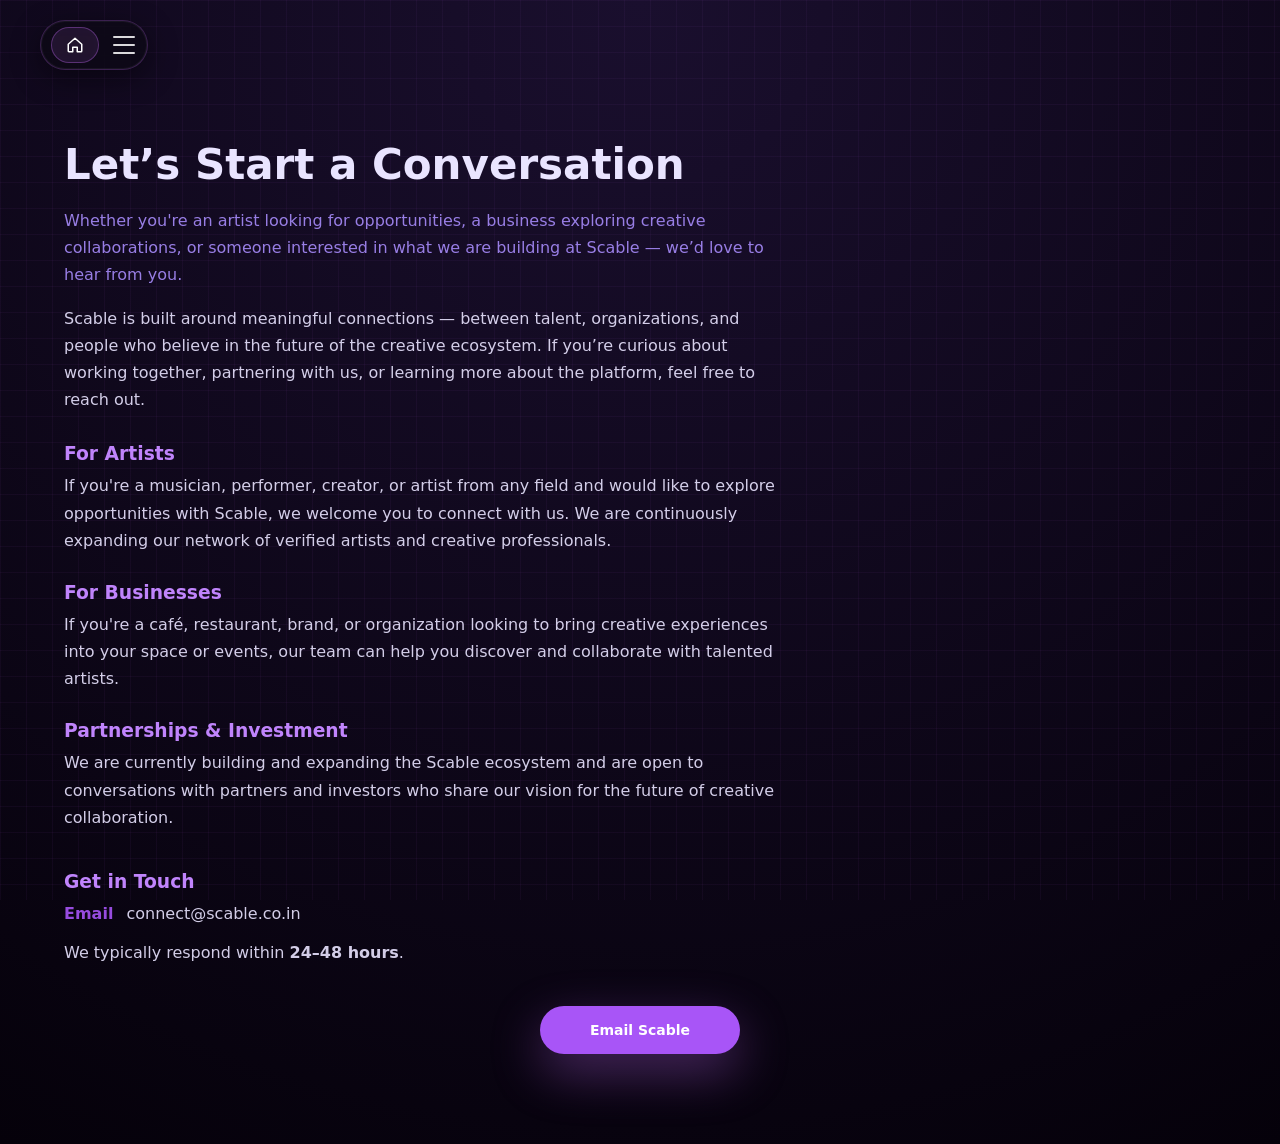
<file: contact.html>
<!DOCTYPE html>
<html lang="en">
<head>
  <meta charset="UTF-8" />
  <meta name="viewport" content="width=device-width, initial-scale=1.0" />
  <title>Contact Scable</title>
  <link rel="stylesheet" href="style.css" />
</head>

<body class="inner-page">
<header class="inner-header">
  <!-- LEFT: Home -->
 <a href="index.html" class="nav-home-btn" aria-label="Home">
  <svg
    width="18"
    height="18"
    viewBox="0 0 24 24"
    fill="none"
    xmlns="http://www.w3.org/2000/svg"
  >
    <path
      d="M3 11L12 3L21 11V20C21 20.55 20.55 21 20 21H15V15H9V21H4C3.45 21 3 20.55 3 20V11Z"
      stroke="currentColor"
      stroke-width="2"
      stroke-linecap="round"
      stroke-linejoin="round"
    />
  </svg>
</a>

  <!-- RIGHT: Menu (reuses main menu) -->
  <button class="menu-toggle" aria-label="Open Menu">
    <span></span>
    <span></span>
    <span></span>
  </button>
</header>

  <section class="page section-tight">
    <div class="container">
    <h1 class="hero-title">Let’s Start a Conversation</h1>

    <p class="highlight intro">
      Whether you're an artist looking for opportunities, a business exploring creative collaborations, or someone interested in what we are building at Scable — we’d love to hear from you.
    </p>

    <p class="subtext">
      Scable is built around meaningful connections — between talent, organizations, and people who believe in the future of the creative ecosystem. If you’re curious about working together, partnering with us, or learning more about the platform, feel free to reach out.
    </p>

    <div class="section-block">
      <h3>For Artists</h3>
      <p>
        If you're a musician, performer, creator, or artist from any field and would like to explore opportunities with Scable, we welcome you to connect with us.  
        We are continuously expanding our network of verified artists and creative professionals.
      </p>
    </div>

    <div class="section-block">
      <h3>For Businesses</h3>
      <p>
        If you're a café, restaurant, brand, or organization looking to bring creative experiences into your space or events, our team can help you discover and collaborate with talented artists.
      </p>
    </div>

    <div class="section-block">
      <h3>Partnerships & Investment</h3>
      <p>
        We are currently building and expanding the Scable ecosystem and are open to conversations with partners and investors who share our vision for the future of creative collaboration.
      </p>
    </div>

    <div class="contact-footer">
      <h3>Get in Touch</h3>

      <p class="contact-line">
        <span>Email</span> connect@scable.co.in
      </p>

      <p class="response-time">
        We typically respond within <strong>24–48 hours</strong>.
      </p>

      <div class="page-cta">
        <a
          href="mailto:connect@scable.co.in?subject=Inquiry%20from%20Scable%20Website"
          class="btn-primary"
        >
          Email Scable
        </a>
      </div>

    </div>
  </section>


<!-- MAIN MENU PANEL (REQUIRED) -->
<div class="menu-panel">

  <div class="menu-group">
    <span href="about.html" class="menu-title">Company</span>
    <a href="about.html">About Us</a>
    <a href="scaling.html">Scaling Opportunities</a>
  </div>

  <div class="menu-group">
    <span href="partner-cafe.html" class="menu-title">Partnerships</span>
    <a href="partner-cafe.html">Become a Partner Café</a>
    <a href="partner-corporate.html">Corporate Partnerships</a>
  </div>

  <div class="menu-group">
    <span href="invest.html" class="menu-title">Invest</span>
    <a href="invest.html">Investment Opportunity</a>
  </div>

  <div class="menu-group">
    <span href="contact.html" class="menu-title">Contact</span>
    <a href="contact.html">Contact Us</a>
  </div>

</div>
<script src="script.js"></script>
</body>
</html>
</file>
<file: style.css>
/* ================= RESET ================= */
* {
  margin: 0;
  padding: 0;
  box-sizing: border-box;
}

/* ================= VARIABLES ================= */
:root {
  --bg-main: #0b0615;
  --bg-soft: rgba(255, 255, 255, 0.03);

  --text-main: #ffffff;
  --text-muted: rgba(255, 255, 255, 0.65);

  --brand-violet: #a855f7;
  --brand-glow: rgba(168, 85, 247, 0.25);

  --border-soft: rgba(168, 85, 247, 0.2);
  --glow-soft: rgba(168, 85, 247, 0.15);
}

/* ================= BASE ================= */
body {
  background: var(--bg-main);
  color: var(--text-main);
  font-family: Inter, system-ui, sans-serif;
}

.container {
  width: 90%;
  max-width: 1200px;
  margin: auto;
}

a {
  text-decoration: none;
  color: inherit;
}

/* ================= NAVBAR FIX ================= */

/* ================= NAVBAR (GLASS + DEPTH) ================= */

.navbar {
  height: 80px;
  position: sticky;
  top: 0;
  z-index: 1000;

  padding: 22px 0;

  background: rgba(10, 10, 15, 0.7);
  backdrop-filter: blur(14px);
  -webkit-backdrop-filter: blur(14px);

  border-bottom: 1px solid rgba(192, 106, 243, 0.25);

  box-shadow:
    inset 0 -1px 0 rgba(255,255,255,0.06),
    0 8px 30px rgba(0,0,0,0.45);
}

.nav-flex {
  display: flex;
  justify-content: space-between;
  align-items: center;
}

/* LEFT */
/* 🔥 PREMIUM LOGO */
.logo {
  font-size: clamp(26px, 2.5vw, 34px);
  font-weight: 700;
  letter-spacing: 0.5px;

  color: #C06AF3;

  /* subtle glow */
  text-shadow: 0 0 12px rgba(192, 106, 243, 0.35);

  /* smoother rendering */
  -webkit-font-smoothing: antialiased;
}

/* RIGHT GROUP */
.nav-right {
  display: flex;
  align-items: center;
  gap: 22px;
}

/* TEXT LINK */
.nav-link {
  font-size: 15px;
  color: #ffffff;
  opacity: 0.9;
}

/* BUTTON ALIGNMENT FIX */
.nav-right a {
  display: inline-flex;
  align-items: center;
  justify-content: center;
  height: 44px; /* force equal height */
}
@media (max-width: 900px) {
  .nav-right {
    gap: 12px;
  }

  .nav-link {
    display: none; /* optional */
  }
}
/* ================= NAV LINK INDICATOR ================= */

.nav-link {
  position: relative;
  padding-bottom: 6px;
}

/* Line */
.nav-link::after {
  content: "";
  position: absolute;
  left: 0;
  bottom: 0;
  width: 0;
  height: 2px;
  background: var(--brand-violet);
  transition: width 0.25s ease;
}

/* Hover */
.nav-link:hover::after {
  width: 100%;
}

/* Active page */
.nav-link.active::after {
  width: 100%;
}


/* ================= BUTTONS ================= */
.btn-primary {
  background: var(--brand-violet);
  color: #fff;
  padding: 12px 26px;
  border-radius: 999px;
  font-size: 14px;
}

.btn-outline {
  border: 1px solid var(--brand-violet);
  color: var(--brand-violet);
  padding: 12px 26px;
  border-radius: 999px;
  font-size: 14px;
}

/* ================= HERO ================= */
.hero {
  padding: 160px 0;
  background:
    radial-gradient(
      circle at 30% 20%,
      rgba(192, 106, 243, 0.25),
      transparent 55%
    ),
    var(--bg-main);
}

.hero-grid {
  display: grid;
  grid-template-columns: 1.1fr 0.9fr;
  gap: 80px;
  align-items: center;
}

.hero-text h1 {
  font-size: 64px;
  line-height: 1.1;
  margin-bottom: 24px;
  color: var(--white);
}

.hero-text h1 span {
  color: var(--brand-violet);
}

.hero-text p {
  font-size: 18px;
  color: var(--text-muted);
  max-width: 520px;
  margin-bottom: 36px;
}

.hero-actions {
  display: flex;
  gap: 18px;
}

/* HERO VISUAL */
.hero-visual {
  display: flex;
  justify-content: center;
  align-items: center;
}

.hero-card {
  width: 360px;
  height: 460px;
  border-radius: 36px;
  background:
    linear-gradient(
      145deg,
      rgba(192, 106, 243, 0.95),
      rgba(160, 90, 220, 0.95)
    );
  box-shadow:
    0 40px 120px rgba(192, 106, 243, 0.45),
    inset 0 0 40px rgba(255,255,255,0.08);
}

/* ================= RESPONSIVE ================= */
@media (max-width: 900px) {
  .hero-grid {
    grid-template-columns: 1fr;
  }

  .hero-text h1 {
    font-size: 44px;
  }
}
/* ================= ANIMATIONS ================= */

/* Initial hidden state */
.animate-up,
.animate-fade,
.animate-scale {
  opacity: 0;
  transform: translateY(32px);
  transition:
    opacity 0.9s ease,
    transform 0.9s ease;
  will-change: opacity, transform;
}

/* Variations */
.animate-fade {
  transform: none;
}

.animate-scale {
  transform: scale(0.94);
}

/* Active (triggered by JS) */
.animate-in {
  opacity: 1;
  transform: translateY(0) scale(1);
}
/* ================= INVESTOR UNIQUE ANIMATIONS ================= */

/* Zoom + slight rotate */
.animate-zoom {
  opacity: 0;
  transform: scale(0.9) rotate(-2deg);
  transition: transform 0.9s ease, opacity 0.9s ease;
}

.animate-zoom.animate-in {
  opacity: 1;
  transform: scale(1) rotate(0deg);
}
/* ================= WHY SCABLE EXISTS ================= */

.vision {
  padding: 160px 0;
  background:
    radial-gradient(
      circle at 25% 20%,
      rgba(192, 106, 243, 0.18),
      transparent 55%
    ),
    var(--bg-main);
}

.vision-grid {
  max-width: 900px;
  margin: auto;
}

.vision-text h2 {
  font-size: 44px;
  line-height: 1.15;
  margin-bottom: 28px;
  color: var(--white);
}

.vision-text h2 span {
  color: var(--brand-violet);
}

.vision-text p {
  font-size: 18px;
  color: var(--text-muted);
  max-width: 720px;
  margin-bottom: 18px;
  line-height: 1.7;
}
/* ================= WHAT YOU CAN BOOK ================= */

.categories {
  padding: 160px 0;
  background:
    radial-gradient(
      circle at 30% 20%,
      rgba(192, 106, 243, 0.18),
      transparent 55%
    ),
    #0a0a0f;
}

.categories-text h2 {
  font-size: 44px;
  line-height: 1.15;
  margin-bottom: 48px;
  color: #ffffff;
}

.categories-text h2 span {
  color: var(--brand-violet);
}

/* GRID */
.category-grid {
  display: grid;
  grid-template-columns: repeat(auto-fit, minmax(220px, 1fr));
  gap: 24px;
}

/* CARDS */
.category-card {
  background: var(--brand-violet);
  color: #ffffff;
  padding: 28px;
  border-radius: 22px;
  text-align: center;
  font-size: 16px;
  font-weight: 600;
}
/* ================= GLOBAL CLICKABLE ZOOM-IN EFFECT ================= */

.clickable,
a,
button,
.btn-primary,
.btn-outline {
  display: inline-flex;
  align-items: center;
  justify-content: center;
  cursor: pointer;

  transform: scale(1);
  transition: transform 0.22s ease;
  will-change: transform;
}

/* ZOOM IN on hover */
.clickable:hover,
a:hover,
button:hover,
.btn-primary:hover,
.btn-outline:hover{

  transform: translateY(-2px) scale(1.05);

  box-shadow:
    0 12px 30px rgba(192,106,243,0.45);
}


/* Navbar links slightly softer */
.nav-links a:hover {
  transform: scale(1.06);
}
/* ================= WHAT YOU CAN BOOK ================= */

.categories {
  padding: 160px 0;
  background:
    radial-gradient(
      circle at 25% 20%,
      rgba(192, 106, 243, 0.18),
      transparent 55%
    ),
    #0a0a0f;
}

.categories-heading h2 {
  font-size: 44px;
  margin-bottom: 64px;
  color: #ffffff;
}

.categories-heading h2 span {
  color: var(--brand-violet);
}

/* GRID */
.categories-grid {
  display: grid;
  grid-template-columns: repeat(auto-fit, minmax(220px, 1fr));
  gap: 28px;
}

/* BOX */
.category-box {
  background: rgba(192, 106, 243, 0.18);
  border: 1px solid rgba(192, 106, 243, 0.35);
  border-radius: 26px;
  padding: 26px 28px;

  display: flex;
  align-items: center;
  gap: 14px;

  transition: background 0.25s ease;
}

.category-box:hover {
  background: rgba(192, 106, 243, 0.28);
}

/* DOT / ICON */
.category-dot {
  width: 10px;
  height: 10px;
  border-radius: 50%;
  background: var(--brand-violet);
  flex-shrink: 0;
}

/* TEXT */
.category-box p {
  font-size: 16px;
  font-weight: 500;
  color: #ffffff;
}
/* ================= TRUST ================= */

.trust {
  padding: 160px 0;
  background:
    radial-gradient(
      circle at 30% 20%,
      rgba(192, 106, 243, 0.16),
      transparent 55%
    ),
    #0a0a0f;
}

.trust-grid {
  display: grid;
  grid-template-columns: 1.1fr 1fr;
  gap: 80px;
  align-items: center;
}

/* LEFT */
.trust-text h2 {
  font-size: 44px;
  margin-bottom: 24px;
  color: #ffffff;
}

.trust-text h2 span {
  color: var(--brand-violet);
}

.trust-text p {
  font-size: 18px;
  color: var(--text-muted);
  max-width: 520px;
  line-height: 1.7;
}

/* RIGHT */
.trust-cards {
  display: grid;
  grid-template-columns: repeat(2, 1fr);
  gap: 26px;
}

.trust-card {
  background: rgba(192, 106, 243, 0.14);
  border: 1px solid rgba(192, 106, 243, 0.35);
  padding: 28px;
  border-radius: 24px;

  display: flex;
  gap: 14px;
  align-items: flex-start;
}

/* DOT */
.trust-dot {
  width: 10px;
  height: 10px;
  border-radius: 50%;
  background: var(--brand-violet);
  margin-top: 6px;
}

/* TEXT */
.trust-card h4 {
  color: #ffffff;
  font-size: 16px;
  margin-bottom: 6px;
}

.trust-card p {
  color: #f1eaff;
  font-size: 14px;
  line-height: 1.6;
}

/* RESPONSIVE */
@media (max-width: 900px) {
  .trust-grid {
    grid-template-columns: 1fr;
  }

  .trust-cards {
    grid-template-columns: 1fr;
  }
}
/* ================= INVESTOR (FIXED) ================= */

.investor {
  background: #07070b; /* keep darker background */
  position: relative;
  overflow: hidden;
}

/* layout stays same */
.investor-wrap {
  max-width: 1100px;
  margin: auto;

  display: grid;
  grid-template-columns: 1.2fr 0.8fr;
  gap: 80px;
  align-items: center;

  text-align: left;
}

/* text */
.investor-text h2 {
  font-size: 46px;
  margin-bottom: 26px;
  color: #ffffff;
}

.investor-text h2 span {
  color: var(--brand-violet);
}

.investor-text p {
  font-size: 18px;
  color: var(--text-muted);
  max-width: 620px;
  line-height: 1.7;
}

/* card — IMPORTANT FIX */
.investor-card {
  margin-top: 60px;
  padding: 56px;
  border-radius: 32px;
  background: rgba(192, 106, 243, 0.12);
  border: 1px solid rgba(192, 106, 243, 0.35);
  color: #ffffff;
  font-size: 22px;
  line-height: 1.5;

  /* 👇 fallback visibility */
  opacity: 1;
  transform: none;
}

/* mobile */
@media (max-width: 900px) {
  .investor-wrap {
    grid-template-columns: 1fr;
    text-align: center;
  }

  .investor-card {
    margin-top: 40px;
  }
}
.investor::before {
  content: "";
  position: absolute;
  inset: 0;
  background:
    radial-gradient(
      circle at 70% 40%,
      rgba(192, 106, 243, 0.18),
      transparent 60%
    );
  pointer-events: none;
}
/* ===== INVESTOR — PREMIUM AESTHETIC LAYER ===== */

.investor {
  position: relative;
  overflow: hidden;
}

/* ambient glow */
.investor::before {
  content: "";
  position: absolute;
  inset: 0;
  background:
    radial-gradient(
      circle at 75% 40%,
      rgba(192, 106, 243, 0.18),
      transparent 60%
    );
  pointer-events: none;
}

/* premium card */
.investor-card {
  position: relative;
  background:
    linear-gradient(
      180deg,
      rgba(192, 106, 243, 0.16),
      rgba(192, 106, 243, 0.08)
    );
  backdrop-filter: blur(8px);
  box-shadow:
    0 30px 80px rgba(192, 106, 243, 0.28),
    inset 0 0 0 1px rgba(255,255,255,0.06);
  transition:
    transform 0.5s ease,
    box-shadow 0.5s ease;
}

/* micro-lift on hover */
.investor-card:hover {
  transform: translateY(-8px);
  box-shadow:
    0 40px 120px rgba(192, 106, 243, 0.38),
    inset 0 0 0 1px rgba(255,255,255,0.08);
}

/* decorative quote mark */
.investor-card::before {
  content: "“";
  position: absolute;
  top: -34px;
  left: 32px;
  font-size: 88px;
  line-height: 1;
  color: rgba(192, 106, 243, 0.35);
  font-weight: 600;
}
/* ================= CONTACT ================= */

.contact {
  position: relative;
  background:
    radial-gradient(
      circle at 50% 0%,
      rgba(192, 106, 243, 0.16),
      transparent 60%
    ),
    #050508;
  overflow: hidden;
}

.contact-wrap {
  max-width: 900px;
  margin: auto;
  text-align: center;
}

/* TEXT */
.contact-text h2 {
  font-size: 44px;
  margin-bottom: 22px;
  color: #ffffff;
}

.contact-text h2 span {
  color: var(--brand-violet);
}

.contact-text p {
  font-size: 18px;
  color: var(--text-muted);
  max-width: 640px;
  margin: 0 auto 48px;
  line-height: 1.7;
}

/* FORM */
.contact-form {
  display: grid;
  gap: 18px;
  max-width: 520px;
  margin: 0 auto;
}

.contact-form input,
.contact-form textarea {
  background: rgba(255,255,255,0.04);
  border: 1px solid rgba(192,106,243,0.35);
  border-radius: 18px;
  padding: 16px 18px;
  color: #ffffff;
  font-size: 15px;
  font-family: inherit;
}

.contact-form textarea {
  min-height: 120px;
  resize: none;
}

.contact-form input::placeholder,
.contact-form textarea::placeholder {
  color: #bdb5d6;
}

.contact-form button {
  margin-top: 12px;
  align-self: center;
}

/* FOOTER */
.footer {
  margin-top: 120px;
  padding-top: 36px;
  border-top: 1px solid rgba(255,255,255,0.08);
  font-size: 14px;
  color: #bdb5d6;
}

/* ================= SECTION SPACING SYSTEM ================= */

/* Default */
section {
  padding: 140px 0;
}

/* Tighter sections */
.section-tight {
  padding: 90px 0;
}

/* Spacious sections */
.section-loose {
  padding: 60px 0;
}

/* Extra emphasis sections */
.section-emphasis {
  padding: 80px 0;
}
/* ================= MASTER GLOBAL GRID ================= */

/* Grid tuning */
:root {
  --grid-color: rgba(192, 106, 243, 0.09); /* dark, subtle violet */
  --grid-size: 28px; /* small squares */
}

/* Sections that should have grid */
.navbar,
.hero,
.vision,
.categories,
.trust,
.investor,
.contact {
  position: relative;
  overflow: hidden;
}

/* Grid layer */
.navbar::after,
.hero::after,
.vision::after,
.categories::after,
.trust::after,
.investor::after,
.contact::after {
  content: "";
  position: absolute;
  inset: 0;
  pointer-events: none;

  background-image:
    linear-gradient(
      var(--grid-color) 1px,
      transparent 1px
    ),
    linear-gradient(
      90deg,
      var(--grid-color) 1px,
      transparent 1px
    );

  background-size: var(--grid-size) var(--grid-size);
  opacity: 1;
  mix-blend-mode: screen;
  --grid-size: 42px;
  
}

/* ================= CONTACT SPLIT LAYOUT ================= */

.contact-wrap {
  display: grid;
  grid-template-columns: 1.1fr 0.9fr;
  gap: 80px;
  align-items: center;
}

/* LEFT */
.contact-left h2 {
  font-size: 44px;
  margin-bottom: 24px;
  color: #ffffff;
}

.contact-left h2 span {
  color: var(--brand-violet);
}

.contact-left p {
  font-size: 18px;
  color: var(--text-muted);
  max-width: 520px;
  line-height: 1.7;
}

/* RIGHT BOX */
.contact-right {
  background: rgba(192, 106, 243, 0.14);
  border: 1px solid rgba(192, 106, 243, 0.35);
  border-radius: 32px;
  padding: 48px;

  display: flex;
  flex-direction: column;
  gap: 28px;

  box-shadow:
    0 30px 80px rgba(192, 106, 243, 0.25),
    inset 0 0 0 1px rgba(255,255,255,0.06);
}

/* INFO */
.contact-info p {
  font-size: 15px;
  color: #ffffff;
  line-height: 1.6;
}

/* ================= FOLLOW US ALIGNMENT FIX ================= */

.follow {
  display: flex;
  flex-direction: column;
  gap: 12px;
}

.follow-title {
  font-size: 12px;
  letter-spacing: 1.5px;
  text-transform: uppercase;
  color: #cdbdf3;
  text-align: center;
}

/* Social links row */
.follow-links {
  display: flex;
  align-items: center;
  gap: 32px; /* equal spacing */
}

/* Individual links */
.follow-links a {
  font-size: 15px;
  color: #ffffff;
  white-space: nowrap;
  position: relative;
}

/* Underline hover (clean) */
.follow-links a::after {
  content: "";
  position: absolute;
  left: 0;
  bottom: -4px;
  width: 0;
  height: 1px;
  background: var(--brand-violet);
  transition: width 0.25s ease;
}

.follow-links a:hover::after {
  width: 100%;
}
@media (max-width: 900px) {
  .follow-title {
    text-align: center;
  }

  .follow-links {
    justify-content: center;
  }
}
/* ================= FOLLOW ICONS CENTERED ================= */

.follow {
  display: flex;
  flex-direction: column;
  gap: 14px;
}

/* DO NOT change Follow Us alignment */
.follow-title {
  font-size: 12px;
  letter-spacing: 1.5px;
  text-transform: uppercase;
  color: #cdbdf3;
}

/* ICON ROW */
.follow-icons {
  display: flex;
  justify-content: center; /* center under Follow Us */
  gap: 28px;
}

/* ICON LINKS */
.follow-icons a {
  width: 36px;
  height: 36px;
  display: flex;
  align-items: center;
  justify-content: center;

  border-radius: 50%;
  background: rgba(192, 106, 243, 0.18);
  border: 1px solid rgba(192, 106, 243, 0.35);

  transition: transform 0.2s ease, background 0.2s ease;
}

/* ICON IMAGE */
.follow-icons img {
  width: 16px;
  height: 16px;
}

/* HOVER */
.follow-icons a:hover {
  transform: scale(1.12);
  background: rgba(192, 106, 243, 0.32);
}
/* ================= GLOBAL MOBILE BASE ================= */

@media (max-width: 900px) {
  section {
    padding: 90px 0;
  }

  .container {
    width: 92%;
  }

  h1 {
    font-size: 42px;
    line-height: 1.15;
  }

  h2 {
    font-size: 34px;
  }

  p {
    font-size: 16px;
  }
}
@media (max-width: 900px) {
  .hero-grid {
    grid-template-columns: 1fr;
    gap: 48px;
    text-align: center;
  }

  .hero-actions {
    justify-content: center;
    flex-wrap: wrap;
  }

  .hero-card {
    width: 280px;
    height: 360px;
  }
}
@media (max-width: 900px) {
  .categories-grid {
    grid-template-columns: 1fr;
    gap: 18px;
  }
}
@media (max-width: 900px) {
  .trust-grid {
    grid-template-columns: 1fr;
    gap: 48px;
    text-align: center;
  }

  .trust-cards {
    grid-template-columns: 1fr;
  }
}
@media (max-width: 900px) {
  .investor-wrap {
    grid-template-columns: 1fr;
    gap: 48px;
    text-align: center;
  }

  .investor-card {
    margin-top: 0;
    padding: 36px;
    font-size: 18px;
  }
}
@media (max-width: 900px) {
  .contact-wrap {
    grid-template-columns: 1fr;
    gap: 48px;
    text-align: center;
  }

  .contact-right {
    align-items: center;
  }

  .contact-info {
    align-items: center;
  }
}
@media (max-width: 900px) {
  .nav-links {
    gap: 14px;
  }

  .btn-primary,
  .btn-outline {
    padding: 10px 20px;
  }
}
/* ================= SECONDARY MENU ================= */

.menu-toggle {
  background: none;
  border: none;
  display: flex;
  flex-direction: column;
  gap: 5px;
  cursor: pointer;
}

.menu-toggle span {
  width: 20px;
  height: 2px;
  background: #ffffff;
  opacity: 0.85;
}

/* PANEL */
.menu-panel {
  position: fixed;
  top: 90px;
  right: 6%;
  width: 320px;

  height: calc(100vh - 110px);   /* 🔥 KEY LINE */
  overflow-y: auto;              /* enables scroll */
  overflow-x: hidden;

  background: rgba(10,10,15,0.9);
  backdrop-filter: blur(12px);
  border: 1px solid rgba(192,106,243,0.35);
  border-radius: 20px;
  padding: 22px;

  display: none;
  z-index: 1000;
}
/* ===== MENU BACKGROUND OVERLAY ===== */

.menu-overlay{
  position: fixed;
  inset: 0;

  background: rgba(0,0,0,0.45);
  backdrop-filter: blur(4px);

  opacity: 0;
  pointer-events: none;

  transition: opacity 0.3s ease;

  z-index: 99998;
}

.menu-overlay.active{
  opacity: 1;
  pointer-events: auto;
}

.menu-panel.active {
  display: block;
}

/* GROUPS */
.menu-group {
  margin-bottom: 18px;
}

.menu-title {
  font-size: 11px;
  text-transform: uppercase;
  letter-spacing: 1.2px;
  color: #cdbdf3;
  margin-bottom: 8px;
}

.menu-group a {
  display: block;
  padding: 6px 0;
  font-size: 15px;
  color: #ffffff;
  opacity: 0.9;
}

.menu-group a:hover {
  color: var(--brand-violet);
}
/* ================= JOIN AS ARTIST PAGE ================= */

.apply-hero {
  padding: 180px 0 140px;
  text-align: center;
}

.apply-hero h1 {
  font-size: 56px;
  margin-bottom: 20px;
}

.apply-hero h1 span {
  color: var(--brand-violet);
}

.apply-hero p {
  max-width: 560px;
  margin: 0 auto 40px;
  color: var(--text-muted);
}

/* BENEFITS */
.join-benefits {
  padding: 140px 0;
}

.benefit-grid {
  display: grid;
  grid-template-columns: repeat(auto-fit, minmax(260px, 1fr));
  gap: 28px;
  margin-top: 60px;
}

.benefit-card {
  background: rgba(192,106,243,0.12);
  border: 1px solid rgba(192,106,243,0.3);
  border-radius: 22px;
  padding: 28px;
}

/* STEPS */
.join-steps {
  padding: 80px 0 120px;
}
.steps-grid {
  display: grid;
  grid-template-columns: repeat(auto-fit, minmax(220px,1fr));
  gap: 32px;
  margin-top: 60px;
}

.step span {
  font-size: 32px;
  font-weight: 700;
  color: var(--brand-violet);
}
/* ================= GLOBAL MOBILE LAYOUT ================= */

@media (max-width: 900px) {

  /* Containers */
  .container {
    width: 92%;
  }

  /* Headings */
  h1 {
    font-size: 40px !important;
    line-height: 1.15;
  }

  h2 {
    font-size: 40px !important;
    line-height: 1.2;
  }

  p {
    font-size: 36px;
  }

  /* Buttons */
  .btn-primary,
  .btn-outline {
    padding: 12px 22px;
    font-size: 14px;
  }

}
@media (max-width: 900px) {

  .nav-flex {
    justify-content: space-between;
  }

  .nav-links {
    gap: 12px;
  }

  .logo {
    font-size: 26px;
  }

}
@media (max-width: 900px) {

  .apply-hero {
    padding: 140px 0 100px;
  }

  .apply-hero p {
    max-width: 100%;
  }

  .benefit-grid,
  .steps-grid {
    grid-template-columns: 1fr;
    gap: 20px;
  }

}
/* ================= JOIN BENEFITS ================= */

.section-title {
  text-align: center;
  font-size: 42px;
  line-height: 1.2;
  margin-bottom: 56px;
}

.section-title span {
  color: var(--brand-violet);
}
.benefit-grid {
  max-width: 1000px;
  margin: 0 auto;
  display: grid;
  grid-template-columns: repeat(3, 1fr);
  gap: 28px;
}
.benefit-card {
  background: rgba(192, 106, 243, 0.14);
  border: 1px solid rgba(192, 106, 243, 0.35);
  border-radius: 22px;
  padding: 32px;
}

/* Card heading */
.benefit-card h3 {
  font-size: 20px;
  margin-bottom: 12px;
  color: #ffffff;
}

/* Card text */
.benefit-card p {
  font-size: 16px;
  line-height: 1.6;
  color: var(--text-muted);
}
.steps-grid {
  max-width: 900px;
  margin: 0 auto;
  display: grid;
  grid-template-columns: repeat(3, 1fr);
  gap: 32px;
}
/* ================= JOIN ARTIST (MOBILE) ================= */
@media (max-width: 900px) {

  /* PAGE PADDING */
  .apply-hero,
  .join-benefits,
  .join-steps {
    padding: 90px 0;
  }

  /* HERO */
  .apply-hero {
    text-align: center;
  }

  .apply-hero h1 {
    font-size: 38px;
    line-height: 1.15;
  }

  .apply-hero p {
    font-size: 16px;
    max-width: 100%;
    margin: 0 auto 28px;
  }

  /* BENEFITS GRID */
  .benefit-grid {
    grid-template-columns: 1fr;
    gap: 18px;
    max-width: 100%;
  }

  .benefit-card {
    padding: 22px;
    text-align: left;
  }

  .benefit-card h3 {
    font-size: 18px;
  }

  .benefit-card p {
    font-size: 15px;
  }

  /* HOW IT WORKS */
  .steps-grid {
    grid-template-columns: 1fr;
    gap: 22px;
    max-width: 100%;
  }

  .step-card {
    text-align: left;
    padding: 18px 10px;
  }

  .step-number {
    font-size: 30px;
    margin-bottom: 8px;
  }

  .step-card p {
    max-width: 100%;
    margin: 0;
    font-size: 15px;
  }

  /* SECTION TITLES */
  .section-title {
    font-size: 30px;
    margin-bottom: 34px;
  }
}
/* ================= HOW IT WORKS (MOBILE FIX) ================= */
@media (max-width: 900px) {

  .join-steps {
    padding: 70px 0;
  }

  .steps-grid {
    display: grid;
    grid-template-columns: 1fr;
    gap: 16px;
    margin-top: 30px;
  }

  .step-card {
    background: rgba(192, 106, 243, 0.12);
    border: 1px solid rgba(192, 106, 243, 0.35);
    border-radius: 18px;
    padding: 18px 18px;

    display: flex;
    align-items: flex-start;
    gap: 14px;
  }

  .step-number {
    font-size: 22px;
    font-weight: 700;
    color: var(--brand-violet);
    line-height: 1;
    margin: 0;
    min-width: 34px;
  }

  .step-card p {
    font-size: 15px;
    line-height: 1.5;
    color: #ffffff;
    margin: 0;
  }

}
/* ================= APPLY BUTTON (JOIN ARTIST) ================= */

.apply-wrap {
  max-width: 720px;
  margin: 0 auto;
  padding: 0 10px;
}

/* Make Apply button look like the main action */
.apply-hero .btn-primary {
  min-width: 240px;
  height: 52px;
  font-size: 15px;
  font-weight: 600;

  box-shadow: 0 18px 50px rgba(192, 106, 243, 0.35);
  transition: transform 0.2s ease, box-shadow 0.2s ease;
}

.apply-hero .btn-primary:hover {
  transform: scale(1.05);
  box-shadow: 0 22px 60px rgba(192, 106, 243, 0.5);
}

/* MOBILE: full width Apply button */
@media (max-width: 900px) {
  .apply-hero .btn-primary {
    width: 100%;
    max-width: 360px;
    height: 54px;
    border-radius: 16px;
  }
}
/* ================= WHY JOIN (MOBILE POLISH) ================= */
@media (max-width: 900px) {

  .join-benefits {
    padding: 70px 0;
  }

  .benefit-grid {
    display: grid;
    grid-template-columns: 1fr;
    gap: 16px;
    margin-top: 26px;
  }

  .benefit-card {
    background: rgba(192, 106, 243, 0.12);
    border: 1px solid rgba(192, 106, 243, 0.35);
    border-radius: 18px;
    padding: 18px 18px;

    box-shadow:
      0 18px 45px rgba(0,0,0,0.35),
      inset 0 0 0 1px rgba(255,255,255,0.04);
  }

  .benefit-card h3 {
    font-size: 18px;
    margin-bottom: 8px;
    color: #ffffff;
  }

  .benefit-card p {
    font-size: 15px;
    line-height: 1.5;
    color: var(--text-muted);
    margin: 0;
  }
}
/* ================= JOIN ARTIST HERO (MOBILE POLISH) ================= */
@media (max-width: 900px) {

  .apply-hero {
    padding: 110px 0 70px;
  }

  .apply-hero h1 {
    font-size: 36px;
    line-height: 1.15;
    margin-bottom: 14px;
  }

  .apply-hero p {
    font-size: 15px;
    line-height: 1.6;
    margin-bottom: 22px;
    opacity: 0.95;
  }

  .apply-hero .btn-primary {
    width: 100%;
    max-width: 360px;
  }
}
/* ================= MOBILE NAV RIGHT (HOME + MENU) ================= */
@media (max-width: 900px) {

  .nav-right-mobile {
    display: flex;
    align-items: center;
    gap: 14px;
  }

  .nav-home-btn {
    font-size: 14px;
    color: #ffffff;
    opacity: 0.9;
    padding: 8px 12px;
    border-radius: 999px;
    border: 1px solid rgba(192,106,243,0.35);
    background: rgba(192,106,243,0.10);
  }

  .nav-home-btn:hover {
    opacity: 1;
  }

  /* hamburger icon */
  .menu-toggle {
    width: 26px;
    height: 18px;
    background: none;
    border: none;
    cursor: pointer;

    display: flex;
    flex-direction: column;
    justify-content: space-between;
    padding: 0;
  }

  .menu-toggle span {
    height: 2px;
    width: 100%;
    background: #ffffff;
    border-radius: 2px;
    opacity: 0.9;
  }
}
/* ================= MENU PANEL ================= */
.menu-panel {
  position: fixed;
  top: 72px;
  right: 16px;   /* ✅ open from right */
  left: auto;    /* ✅ disable left */
  width: 240px;

  background: rgba(10, 10, 15, 0.92);
  border: 1px solid rgba(192, 106, 243, 0.35);
  border-radius: 18px;
  padding: 14px;

  display: none;
  flex-direction: column;
  gap: 10px;

  z-index: 9999;
  backdrop-filter: blur(12px);
}

.menu-panel.active {
  display: flex;
}

.menu-panel a {
  color: white;
  font-size: 14px;
  padding: 10px 10px;
  border-radius: 12px;
  opacity: 0.9;
}

.menu-panel a:hover {
  background: rgba(192, 106, 243, 0.18);
  opacity: 1;
}
/* ================= JOIN ARTIST GRID (DARK + GLOW) ================= */

/* Only affects join-artist.html */
body.join-artist-page::before {
  content: "";
  position: fixed;
  inset: 0;
  pointer-events: none;
  z-index: 0;

  /* Darker + tighter grid */
  background-image:
    linear-gradient(rgba(192, 106, 243, 0.10) 1px, transparent 1px),
    linear-gradient(90deg, rgba(192, 106, 243, 0.10) 1px, transparent 1px);

  background-size: 26px 26px; /* smaller boxes */
  opacity: 0.55; /* visible but still premium */
  filter: drop-shadow(0 0 8px rgba(192, 106, 243, 0.35));
}

/* Keep all content above the grid */
body.join-artist-page * {
  position: relative;
  z-index: 1;
}
/* ================= JOIN ARTIST PAGE BACKGROUND ================= */

body.join-artist-page {
  background:
    radial-gradient(circle at 50% 20%, rgba(192,106,243,0.22), transparent 55%),
    radial-gradient(circle at 20% 80%, rgba(192,106,243,0.12), transparent 60%),
    #050508;
}
.menu-panel{
  right: 16px !important;
  left: auto !important;
}
/* ===== FORCE MENU PANEL TO RIGHT (FINAL FIX) ===== */
.menu-panel {
  position: fixed !important;
  top: 72px !important;

  right: 16px !important;
  left: unset !important;

  width: 240px !important;

  background: rgba(10, 10, 15, 0.92);
  border: 1px solid rgba(192, 106, 243, 0.35);
  border-radius: 18px;
  padding: 14px;

  display: none;
  flex-direction: column;
  gap: 10px;

  z-index: 99999 !important;
  backdrop-filter: blur(12px);

  transform: translateX(0) !important; /* prevents left shifting */
}

.menu-panel.active {
  display: flex;
}
/* ================= BOOK ARTIST PAGE BG ================= */

body.book-artist-page {
  background:
    radial-gradient(circle at 50% 20%, rgba(192,106,243,0.22), transparent 55%),
    radial-gradient(circle at 20% 80%, rgba(192,106,243,0.12), transparent 60%),
    #050508;
}

body.book-artist-page::before {
  content: "";
  position: fixed;
  inset: 0;
  pointer-events: none;
  z-index: 0;

  background-image:
    linear-gradient(rgba(192, 106, 243, 0.09) 1px, transparent 1px),
    linear-gradient(90deg, rgba(192, 106, 243, 0.09) 1px, transparent 1px);

  background-size: 26px 26px;
  opacity: 0.55;
  filter: drop-shadow(0 0 10px rgba(192,106,243,0.35));
}

body.book-artist-page > * {
  position: relative;
  z-index: 1;
}
/* ================= BOOK HERO ================= */

.book-hero {
  padding: 180px 0 120px;
  text-align: center;
}

.book-hero h1 {
  font-size: 56px;
  margin-bottom: 16px;
}

.book-hero h1 span {
  color: var(--brand-violet);
}

.book-hero p {
  max-width: 580px;
  margin: 0 auto 34px;
  color: var(--text-muted);
  line-height: 1.6;
}

/* MOBILE */
@media (max-width: 900px) {
  .book-hero {
    padding: 120px 0 90px;
  }

  .book-hero h1 {
    font-size: 38px;
  }

  .book-hero p {
    font-size: 15px;
    margin-bottom: 22px;
  }

  .book-hero .btn-primary {
    width: 100%;
    max-width: 360px;
  }
}
/* ================= BOOK PAGE: PROCESS + WHY ================= */

.book-process,
.book-why {
  padding: 110px 0;
}

/* reuse section title styling */
.section-title {
  text-align: center;
  font-size: 42px;
  line-height: 1.2;
  margin-bottom: 56px;
}

.section-title span {
  color: var(--brand-violet);
}

/* steps layout */
.steps-grid {
  max-width: 1000px;
  margin: 0 auto;
  display: grid;
  grid-template-columns: repeat(2, 1fr);
  gap: 18px;
}

.step-card {
  background: rgba(192, 106, 243, 0.10);
  border: 1px solid rgba(192, 106, 243, 0.28);
  border-radius: 18px;
  padding: 18px;

  display: flex;
  align-items: flex-start;
  gap: 14px;
}

.step-number {
  font-size: 22px;
  font-weight: 700;
  color: var(--brand-violet);
  line-height: 1;
  min-width: 40px;
}

.step-card p {
  margin: 0;
  font-size: 15px;
  line-height: 1.5;
  color: #ffffff;
}

/* why book cards */
.benefit-grid {
  max-width: 1000px;
  margin: 0 auto;
  display: grid;
  grid-template-columns: repeat(2, 1fr);
  gap: 18px;
}

.benefit-card {
  background: rgba(192, 106, 243, 0.12);
  border: 1px solid rgba(192, 106, 243, 0.30);
  border-radius: 18px;
  padding: 22px;
}

.benefit-card h3 {
  font-size: 18px;
  margin-bottom: 8px;
  color: #ffffff;
}

.benefit-card p {
  margin: 0;
  font-size: 15px;
  line-height: 1.5;
  color: var(--text-muted);
}

/* MOBILE */
@media (max-width: 900px) {
  .book-process,
  .book-why {
    padding: 80px 0;
  }

  .section-title {
    font-size: 30px;
    margin-bottom: 34px;
  }

  .steps-grid,
  .benefit-grid {
    grid-template-columns: 1fr;
  }
}
/* ================= PARTNER CTA STRIP ================= */

.partner-cta {
  padding: 90px 0 120px;
}

.partner-cta-wrap {
  max-width: 1050px;
  margin: 0 auto;

  display: grid;
  grid-template-columns: 1.2fr 0.8fr;
  gap: 36px;
  align-items: center;

  background: rgba(192, 106, 243, 0.10);
  border: 1px solid rgba(192, 106, 243, 0.28);
  border-radius: 26px;
  padding: 34px;
}

.partner-cta-left h2 {
  font-size: 28px;
  line-height: 1.2;
  margin-bottom: 12px;
  color: #ffffff;
}

.partner-cta-left h2 span {
  color: var(--brand-violet);
}

.partner-cta-left p {
  color: var(--text-muted);
  font-size: 15px;
  line-height: 1.6;
  margin: 0;
  max-width: 520px;
}

.partner-cta-right {
  display: flex;
  flex-direction: column;
  gap: 14px;
  align-items: flex-end;
}

/* MOBILE */
@media (max-width: 900px) {
  .partner-cta {
    padding: 70px 0 100px;
  }

  .partner-cta-wrap {
    grid-template-columns: 1fr;
    text-align: center;
    padding: 26px;
  }

  .partner-cta-right {
    align-items: center;
    width: 100%;
  }

  .partner-cta-right a {
    width: 100%;
    max-width: 360px;
  }
}
/* ================= BOOK PAGE GAP FIX ================= */

/* Reduce extra gap under hero */
.book-hero {
  padding: 150px 0 70px !important;
}

/* Bring process section closer */
.book-process {
  padding: 70px 0 90px !important;
}

/* Mobile spacing tighter */
@media (max-width: 900px) {
  .book-hero {
    padding: 120px 0 50px !important;
  }

  .book-process {
    padding: 55px 0 75px !important;
  }
}
/* ===== BOOK PAGE: REMOVE BLANK SIDES ===== */
body.book-artist-page::after {
  content: "";
  position: fixed;
  inset: 0;
  pointer-events: none;
  z-index: 0;

  background:
    radial-gradient(circle at 50% 40%, rgba(192,106,243,0.22), transparent 55%),
    radial-gradient(circle at 10% 50%, rgba(192,106,243,0.14), transparent 55%),
    radial-gradient(circle at 90% 50%, rgba(192,106,243,0.14), transparent 55%),
    linear-gradient(to right,
      rgba(0,0,0,0.55),
      transparent 20%,
      transparent 80%,
      rgba(0,0,0,0.55)
    );
}
.book-wrap {
  max-width: 880px;
  margin: 0 auto;
}
/* ================= HOMEPAGE HERO IMAGE ================= */

.hero-card {
  position: relative;
  overflow: hidden;
  border-radius: 32px;
}

.hero-card-img {
  width: 100%;
  height: 100%;
  object-fit: cover;
  display: block;
}
.hero-card {
  height: 420px;
}
@media (max-width: 900px) {
  .hero-card {
    height: 280px;
  }
}
/* ===== FIX HERO IMAGE BEING COVERED ===== */

.hero,
.hero * {
  position: relative;
  z-index: 2;
}

.hero-card {
  z-index: 3;
}
/* ================= GLOBAL SECTION SPACING FIX ================= */

section {
  padding-top: 90px;
  padding-bottom: 90px;
}

/* Reduce extra space between consecutive sections */
section + section {
  padding-top: 60px;
}
/* ================= MOBILE HERO SPACING ================= */
@media (max-width: 900px) {

  .hero {
    padding: 90px 0 70px;
  }

  .hero h1 {
    font-size: 34px;
    line-height: 1.15;
    margin-bottom: 14px;
  }

  .hero p {
    font-size: 15px;
    line-height: 1.6;
    margin-bottom: 22px;
  }
}
/* ================= MOBILE HERO GLOW ================= */
@media (max-width: 900px) {
  .hero::after {
    content: "";
    position: absolute;
    left: 50%;
    top: 65%;
    transform: translateX(-50%);
    width: 260px;
    height: 260px;
    background: radial-gradient(
      circle,
      rgba(192,106,243,0.35),
      transparent 70%
    );
    filter: blur(40px);
    z-index: 0;
    pointer-events: none;
  }

  .hero > * {
    position: relative;
    z-index: 1;
  }
}@media (max-width: 900px) {
  .hero .btn-primary,
  .hero .btn-outline {
    width: 100%;
    max-width: 320px;
  }

  .hero .cta-group {
    display: flex;
    flex-direction: column;
    gap: 12px;
  }
}/* ================= FLOATING MUSIC ICONS ================= */

.section-icons {
  position: absolute;
  inset: 0;
  pointer-events: none;
  z-index: 0;
}

.section-icons span {
  position: absolute;
  font-size: 42px;
  opacity: 0.06;
  filter: blur(0.5px);
}

/* Random but balanced placement */
.section-icons span:nth-child(1) {
  top: 20%;
  left: 8%;
}

.section-icons span:nth-child(2) {
  top: 35%;
  right: 12%;
}

.section-icons span:nth-child(3) {
  bottom: 30%;
  left: 18%;
}

.section-icons span:nth-child(4) {
  bottom: 20%;
  right: 22%;
}

.section-icons span:nth-child(5) {
  top: 55%;
  left: 45%;
}

/* Make sure content stays above */
section {
  position: relative;
}

section > *:not(.section-icons) {
  position: relative;
  z-index: 1;
}@media (max-width: 900px) {
  .section-icons span {
    font-size: 28px;
    opacity: 0.05;
  }
}/* ===== UNBLOCK FLOATING ICONS ===== */
.trust-grid {
  overflow: visible !important;
}

.section-icons span {
  color: rgba(192,106,243,0.9); /* ensure visible */
}  
/* ================= MENU PANEL LINKS ================= */

.menu-group {
  display: flex;
  flex-direction: column;
  gap: 10px;
}

.menu-title {
  font-size: 11px;
  letter-spacing: 1px;
  opacity: 0.6;
  margin-bottom: 4px;
}

.menu-panel a {
  color: #ffffff;
  text-decoration: none;
  font-size: 14px;
  padding: 10px 12px;
  border-radius: 12px;
  transition: background 0.2s ease, transform 0.15s ease;
}

.menu-panel a:hover {
  background: rgba(192,106,243,0.18);
  transform: translateX(2px);
}
/* ================= MENU HEADER LINKS FIX ================= */

.menu-title {
  font-size: 11px;
  letter-spacing: 1px;
  text-transform: uppercase;
  opacity: 0.6;
  margin-bottom: 6px;
  display: inline-block;

  /* 🔒 lock link styles */
  color: rgba(255, 255, 255, 0.6);
  text-decoration: none;
}

/* hover */
.menu-title:hover {
  opacity: 1;
  color: var(--brand-violet);
}

/* visited / active states */
.menu-title:visited,
.menu-title:active {
  color: rgba(255, 255, 255, 0.6);
}
/* ================= INNER PAGES BASE ================= */

body.inner-page {
  background:
    radial-gradient(circle at 50% 20%, rgba(192,106,243,0.22), transparent 55%),
    radial-gradient(circle at 20% 80%, rgba(192,106,243,0.12), transparent 60%),
    #050508;
  color: #ffffff;
}

/* grid overlay */
body.inner-page::before {
  content: "";
  position: fixed;
  inset: 0;
  pointer-events: none;
  z-index: 0;

  background-image:
    linear-gradient(rgba(192,106,243,0.10) 1px, transparent 1px),
    linear-gradient(90deg, rgba(192,106,243,0.10) 1px, transparent 1px);

  background-size: 26px 26px;
  opacity: 0.5;
}

/* keep content above grid */
body.inner-page * {
  position: relative;
  z-index: 1;
}.page {
  padding: 120px 0 90px;
}

.page h1 {
  font-size: 42px;
  margin-bottom: 18px;
}

.page p {
  max-width: 720px;
  font-size: 16px;
  line-height: 1.7;
  opacity: 0.9;
}

/* mobile */
@media (max-width: 900px) {
  .page {
    padding: 90px 0 70px;
  }

  .page h1 {
    font-size: 32px;
  }
}/* ================= INNER PAGE CTA ================= */

.page-cta {
  margin-top: 40px;
}

.page-cta .btn-primary {
  min-width: 220px;
  height: 52px;
  font-size: 15px;
  font-weight: 600;
  box-shadow: 0 18px 50px rgba(192,106,243,0.35);
}

/* mobile */
@media (max-width: 900px) {
  .page-cta {
    margin-top: 32px;
  }

  .page-cta .btn-primary {
    width: 100%;
    max-width: 320px;
  }
}/* ================= INNER PAGE CTA BUTTON FIX ================= */

.page-cta {
  margin-top: 28px;
  display: flex;
  justify-content: flex-start; /* aligns with text */
}

.page-cta .btn-primary {
  width: auto;
  min-width: 200px;
  height: 48px;
  padding: 0 28px;
  font-size: 14px;
  border-radius: 999px;
}

/* Mobile */
@media (max-width: 900px) {
  .page-cta {
    justify-content: center;
  }

  .page-cta .btn-primary {
    width: 100%;
    max-width: 300px;
  }
}/* ================= INNER PAGE HEADER (RIGHT ALIGNED) ================= */

.inner-header {
  position: fixed;
  top: 18px;
  right: 20px;

  display: flex;
  align-items: center;
  gap: 12px;

  z-index: 10000;
}.nav-home-btn {
  font-size: 13px;
  padding: 8px 14px;
  border-radius: 999px;

  color: #ffffff;
  text-decoration: none;

  border: 1px solid rgba(192,106,243,0.35);
  background: rgba(192,106,243,0.12);
  backdrop-filter: blur(8px);

  line-height: 1;
}.inner-header .menu-toggle {
  display: flex;
  flex-direction: column;
  justify-content: space-between;

  width: 26px;
  height: 18px;
  padding: 0;
  background: none;
  border: none;
}

.inner-header .menu-toggle span {
  height: 2px;
  width: 100%;
  background: #ffffff;
  border-radius: 2px;
}.page {
  padding-top: 140px; /* space for fixed header */
}/* ================= INNER PAGE HEADER (FIXED & ALIGNED) ================= */

.inner-header {
  position: fixed;
  top: 16px;
  left: 0;
  right: 0;

  display: flex;
  align-items: center;
  justify-content: space-between;

  padding: 0 18px;
  z-index: 10000;
}

/* Home button (LEFT) */
.inner-header .nav-home-btn {
  font-size: 13px;
  padding: 8px 14px;
  border-radius: 999px;
  color: #ffffff;
  text-decoration: none;

  border: 1px solid rgba(192,106,243,0.35);
  background: rgba(192,106,243,0.12);
  backdrop-filter: blur(8px);
}

/* Menu button (RIGHT) */
.inner-header .menu-toggle {
  width: 26px;
  height: 18px;
  background: none;
  border: none;
  padding: 0;
  cursor: pointer;

  display: flex;
  flex-direction: column;
  justify-content: space-between;
}

.inner-header .menu-toggle span {
  height: 2px;
  width: 100%;
  background: #ffffff;
  border-radius: 2px;
}

/* Push page content below fixed header */
.page {
  padding-top: 140px;
}       /* Ensure header is always clickable */
.inner-header {
  pointer-events: auto;
}

.inner-header * {
  pointer-events: auto;
}

/* Grid overlay should never block clicks */
body::before {
  pointer-events: none;
}/* ===== FORCE MENU TO BE IDENTICAL ON INNER PAGES ===== */

body.inner-page .menu-panel {
  position: fixed;
  top: 0;
  right: 0;
  height: 100vh;
  width: 320px;

  background: #0b0b0f;

  transform: translateX(100%);
  transition: transform 0.4s ease;

  z-index: 99999;
}

/* active state */
body.inner-page .menu-panel.active {
  transform: translateX(0);
}

/* prevent inner-page rule from breaking menu */
body.inner-page .menu-panel,
body.inner-page .menu-panel * {
  position: static;
  z-index: auto;
}     
/* ===== MENU INTERACTION FIX ===== */
.menu-panel {
  pointer-events: auto;
}/* ================= HARD MENU OVERRIDE (FINAL) ================= */

/* ensure nothing blocks clicks */
body::before,
body *::before,
body *::after {
  pointer-events: none !important;
}

/* header buttons always clickable */
.inner-header,
.inner-header * {
  pointer-events: auto !important;
  z-index: 100000 !important;
}

/* MENU PANEL — FORCE SINGLE BEHAVIOR */
.menu-panel {
  position: fixed !important;
  top: 72px !important;
  right: 16px !important;
  left: auto !important;

  width: 260px !important;

  background: rgba(10, 10, 15, 0.96) !important;
  border: 1px solid rgba(192, 106, 243, 0.35) !important;
  border-radius: 18px !important;
  padding: 14px !important;

  display: none !important;
  flex-direction: column !important;
  gap: 10px !important;

  z-index: 999999 !important;
  pointer-events: auto !important;
}

/* ACTIVE STATE — ONLY THIS CONTROLS VISIBILITY */
.menu-panel.active {
  display: flex !important;
}

/* MENU LINKS */
.menu-panel a {
  color: #ffffff !important;
  font-size: 14px !important;
  padding: 10px 12px !important;
  border-radius: 12px !important;
  text-decoration: none !important;
}

.menu-panel a:hover {
  background: rgba(192, 106, 243, 0.18) !important;
}/* ===== MENU CONTENT VISIBILITY FIX ===== */
.menu-panel *,
.menu-panel a,
.menu-panel .menu-group,
.menu-panel .menu-title {
  opacity: 1 !important;
  visibility: visible !important;
  color: #ffffff !important;
  position: relative !important;
  z-index: 1000000 !important;
}/* Allow menu children to receive clicks */
.menu-panel * {
  pointer-events: auto !important;
}/* ================= INNER PAGE MENU TEXT FIX (FINAL) ================= */

/* Pull menu ABOVE inner-page stacking rules */
body.inner-page .menu-panel {
  z-index: 999999 !important;
}

/* Force menu CONTENT above its own background */
body.inner-page .menu-panel * {
  position: relative !important;
  z-index: 1000000 !important;
  opacity: 1 !important;
  visibility: visible !important;
  color: #ffffff !important;
  pointer-events: auto !important;
}/* ================= MENU PANEL HARD OVERRIDE (INNER PAGES FIX) ================= */

body.inner-page .menu-panel {
  position: fixed !important;
  top: 72px !important;
  right: 16px !important;
  left: auto !important;

  width: 260px !important;
  height: auto !important;

  background: rgba(10,10,15,0.95) !important;
  border: 1px solid rgba(192,106,243,0.35) !important;
  border-radius: 18px !important;
  padding: 16px !important;

  display: none !important;
  flex-direction: column !important;
  gap: 14px !important;

  z-index: 999999 !important;
  pointer-events: auto !important;
}

/* active = visible */
body.inner-page .menu-panel.active {
  display: flex !important;
}

/* restore children visibility */
body.inner-page .menu-panel * {
  position: relative !important;
  z-index: 1 !important;
  opacity: 1 !important;
  visibility: visible !important;
}

/* menu links */
body.inner-page .menu-panel a {
  display: block !important;
  color: #ffffff !important;
  font-size: 14px !important;
  padding: 10px 12px !important;
  border-radius: 12px !important;
}

body.inner-page .menu-panel a:hover {
  background: rgba(192,106,243,0.18) !important;
}/* ================= FINAL MENU OVERRIDE (DO NOT EDIT ABOVE) ================= */

/* Ensure menu panel is visible and identical everywhere */
.menu-panel {
  position: fixed !important;
  top: 72px !important;
  right: 16px !important;
  left: auto !important;

  width: 280px !important;
  height: auto !important;

  display: none !important;
  flex-direction: column !important;

  background: rgba(10, 10, 15, 0.95) !important;
  border: 1px solid rgba(192, 106, 243, 0.35) !important;
  border-radius: 18px !important;
  padding: 16px !important;

  z-index: 999999 !important;
  pointer-events: auto !important;
}

/* Open state */
.menu-panel.active {
  display: flex !important;
}

/* Menu groups */
.menu-panel .menu-group {
  display: flex !important;
  flex-direction: column !important;
  gap: 8px !important;
  margin-bottom: 14px !important;
}

/* Section titles */
.menu-panel .menu-title {
  font-size: 11px !important;
  text-transform: uppercase !important;
  letter-spacing: 1px !important;
  opacity: 0.6 !important;
  margin-bottom: 6px !important;
}

/* Links */
.menu-panel a {
  display: block !important;
  font-size: 14px !important;
  padding: 10px 12px !important;
  border-radius: 12px !important;
  color: #ffffff !important;
  text-decoration: none !important;
}

/* Hover */
.menu-panel a:hover {
  background: rgba(192, 106, 243, 0.18) !important;
}

/* Kill inner-page overrides */
body.inner-page .menu-panel,
body.inner-page .menu-panel * {
  position: relative !important;
  z-index: 999999 !important;
}/* ================= FINAL MENU OVERRIDE (DO NOT TOUCH ABOVE) ================= */

/* Force inner pages menu to behave EXACTLY like homepage */
body.inner-page .menu-panel {
  position: fixed !important;
  top: 72px !important;
  right: 16px !important;
  left: auto !important;

  width: 320px !important;
  height: auto !important;

  display: none !important;
  flex-direction: column !important;

  background: rgba(10, 10, 15, 0.95) !important;
  border: 1px solid rgba(192, 106, 243, 0.35) !important;
  border-radius: 20px !important;
  padding: 22px !important;

  z-index: 999999 !important;
  pointer-events: auto !important;

  transform: none !important;
}

/* Active state */
body.inner-page .menu-panel.active {
  display: flex !important;
}

/* Restore menu content visibility */
body.inner-page .menu-panel * {
  position: relative !important;
  opacity: 1 !important;
  visibility: visible !important;
  pointer-events: auto !important;
}

/* Ensure header buttons are clickable */
.inner-header,
.inner-header * {
  pointer-events: auto !important;
  z-index: 1000000 !important;
}

/* Grid overlays should NEVER block clicks */
body.inner-page::before {
  pointer-events: none !important;
}/* =========================================================
   🔥 FINAL MENU OVERRIDE — INNER PAGES = HOMEPAGE MENU
   ========================================================= */

/* Ensure menu can receive clicks */
.menu-toggle,
.menu-panel,
.menu-panel * {
  pointer-events: auto !important;
}

/* FORCE menu panel structure */
.menu-panel {
  position: fixed !important;
  top: 0 !important;
  right: 0 !important;
  left: auto !important;

  height: 100vh !important;
  width: 320px !important;

  background: #0b0b0f !important;
  border-left: 1px solid rgba(192,106,243,0.35) !important;

  padding: 28px 22px !important;

  display: block !important;

  transform: translateX(100%) !important;
  transition: transform 0.4s ease !important;

  z-index: 999999 !important;
}

/* ACTIVE = SLIDE IN */
.menu-panel.active {
  transform: translateX(0) !important;
}

/* Menu groups */
.menu-group {
  margin-bottom: 26px !important;
}

/* Section labels (Company, Partnerships…) */
.menu-title {
  display: block !important;
  font-size: 11px !important;
  letter-spacing: 1px !important;
  text-transform: uppercase !important;
  color: rgba(255,255,255,0.5) !important;
  margin-bottom: 10px !important;
}

/* Links */
.menu-panel a {
  display: block !important;
  font-size: 16px !important;
  padding: 10px 0 !important;
  color: #ffffff !important;
  opacity: 0.95 !important;
  text-decoration: none !important;
}

.menu-panel a:hover {
  color: #C06AF3 !important;
}/* ===== INNER PAGE HEADER ALIGNMENT FIX ===== */

.inner-header{
  position: fixed;
  top: 20px;
  left: 0;
  right: 0;

  display: flex;
  justify-content: space-between;
  align-items: center;

  padding: 0 28px;
  z-index: 10000;
}

/* Home button (left side) */
.nav-home-btn{
  display: flex;
  align-items: center;
  justify-content: center;

  padding: 8px 16px;
  font-size: 13px;

  border-radius: 999px;
  border: 1px solid rgba(192,106,243,0.35);
  background: rgba(192,106,243,0.12);

  color: #ffffff;
}

/* Menu button (right side) */
.inner-header .menu-toggle{
  width: 26px;
  height: 18px;

  display: flex;
  flex-direction: column;
  justify-content: space-between;
}/* ===== DESKTOP HEADER SAME AS MOBILE ===== */

.inner-header{
  position: fixed;
  top: 20px;
  right: 28px;

  display: flex;
  flex-direction: column;   /* stack vertically */
  align-items: center;

  gap: 10px;                /* space between Home & menu */

  z-index: 10000;
}

/* Home button */
.nav-home-btn{
  font-size: 13px;
  padding: 8px 16px;
  border-radius: 999px;

  border: 1px solid rgba(192,106,243,0.35);
  background: rgba(192,106,243,0.12);
  color: white;
}

/* Menu button */
.inner-header .menu-toggle{
  width: 26px;
  height: 18px;

  display: flex;
  flex-direction: column;
  justify-content: space-between;
  align-items: center;

  background: none;
  border: none;
  padding: 0;
}

/* hamburger lines */
.inner-header .menu-toggle span{
  width: 22px;
  height: 2px;
  background: white;
  border-radius: 2px;
}/* ===== DESKTOP: HOME + MENU ALIGNMENT FIX ===== */

.nav-right{
  display:flex;
  align-items:center;
  gap:12px;
}

/* ensure hamburger stays beside home */
.nav-right .menu-toggle{
  margin-left:0;
}

/* prevent wrapping */
.nav-right{
  flex-wrap:nowrap;
}.nav-right{
  display:flex;
  align-items:center;
  gap:12px;
}/* ===== DESKTOP NAV FIX ===== */

.nav-flex{
  display:flex;
  justify-content:space-between;
  align-items:center;
}

.nav-right{
  display:flex;
  align-items:center;
  gap:14px;
}

.nav-home-btn{
  display:flex;
  align-items:center;
}

.menu-toggle{
  display:flex;
  align-items:center;
}/* ===== FORCE DESKTOP NAV ALIGNMENT ===== */

.nav-right{
  display:flex !important;
  align-items:center !important;
  gap:12px !important;
}

.nav-right .nav-home-btn{
  margin:0 !important;
}

.nav-right .menu-toggle{
  margin:0 !important;
}/* ===== INNER PAGE HEADER (RIGHT SIDE) ===== */

.inner-header{
  position: fixed;
  top: 20px;
  right: 28px;

  display: flex;
  align-items: center;
  gap: 12px;   /* space between Home and Menu */

  z-index: 10000;
}

/* Home button */
.nav-home-btn{
  display: flex;
  align-items: center;
  justify-content: center;

  font-size: 13px;
  padding: 8px 16px;

  border-radius: 999px;
  border: 1px solid rgba(192,106,243,0.35);
  background: rgba(192,106,243,0.12);

  color: #ffffff;
}

/* Menu icon */
.inner-header .menu-toggle{
  width: 26px;
  height: 18px;

  display: flex;
  flex-direction: column;
  justify-content: space-between;

  background: none;
  border: none;
  padding: 0;
}

.inner-header .menu-toggle span{
  width: 22px;
  height: 2px;
  background: white;
  border-radius: 2px;
}/* ===== HARD OVERRIDE: INNER PAGE HEADER RIGHT ALIGN ===== */

.inner-header{
  position: fixed !important;
  top: 20px !important;
  right: 28px !important;
  left: auto !important;

  display: flex !important;
  flex-direction: row !important;
  align-items: center !important;
  justify-content: flex-end !important;

  gap: 12px !important;

  z-index: 999999 !important;
}

/* Home button */
.inner-header .nav-home-btn{
  display: flex !important;
  align-items: center !important;
  justify-content: center !important;
}

/* Menu button */
.inner-header .menu-toggle{
  display: flex !important;
  flex-direction: column !important;
  justify-content: space-between !important;
}/* ===== HARD OVERRIDE: INNER HEADER LEFT SIDE ===== */

.inner-header{
  position: fixed !important;
  top: 20px !important;
  left: 28px !important;
  right: auto !important;

  display: flex !important;
  flex-direction: row !important;
  align-items: center !important;

  gap: 12px !important;

  z-index: 999999 !important;
}

/* keep buttons aligned */
.inner-header .nav-home-btn{
  display: flex !important;
  align-items: center !important;
  justify-content: center !important;
}

.inner-header .menu-toggle{
  display: flex !important;
  flex-direction: column !important;
  justify-content: space-between !important;
}/* ===== MOBILE HEADER POSITION FIX ===== */
@media (max-width: 900px){

  .inner-header{
    left: 16px !important;   /* move slightly left */
    right: auto !important;
  }

}/* ===== PERFECT HEADER ALIGNMENT (ALL DEVICES) ===== */

.inner-header{
  position: fixed !important;
  top: 20px !important;
  left: max(20px, calc((100vw - 1200px)/2)) !important;
  right: auto !important;

  display: flex !important;
  align-items: center !important;
  gap: 12px !important;

  z-index: 999999 !important;
}

/* Mobile adjustment */
@media (max-width: 900px){

  .inner-header{
    left: 14px !important;
  }

}/* ===== PREMIUM FLOATING HEADER EFFECT ===== */

.inner-header{
  backdrop-filter: blur(10px);
  -webkit-backdrop-filter: blur(10px);
}/* ===== PREMIUM FLOATING HEADER STYLE ===== */

.inner-header{
  background: rgba(10,10,15,0.35);
  backdrop-filter: blur(10px);
  -webkit-backdrop-filter: blur(10px);

  padding: 6px 10px;
  border-radius: 999px;

  border: 1px solid rgba(192,106,243,0.25);
}/* ===== PREMIUM FLOATING HEADER (APPLE / STRIPE STYLE) ===== */

.inner-header{
  background: rgba(10,10,15,0.45) !important;
  backdrop-filter: blur(12px) !important;
  -webkit-backdrop-filter: blur(12px) !important;

  padding: 6px 10px !important;
  border-radius: 999px !important;

  border: 1px solid rgba(192,106,243,0.25) !important;

  box-shadow:
    0 8px 30px rgba(0,0,0,0.45),
    inset 0 0 0 1px rgba(255,255,255,0.05);
}
/* ===== MENU BACKGROUND OVERLAY ===== */

.menu-overlay{
  position: fixed;
  inset: 0;

  background: rgba(5,5,10,0.55);
  backdrop-filter: blur(6px);
  -webkit-backdrop-filter: blur(6px);

  opacity: 0;
  pointer-events: none;

  transition: opacity 0.35s ease;

  z-index: 99998;
}

.menu-overlay.active{
  opacity: 1;
  pointer-events: auto;
}.menu-overlay{
  position: fixed;
  inset: 0;

  background: rgba(5,5,10,0.55);
  backdrop-filter: blur(6px);

  opacity: 0;
  pointer-events: none;

  transition: opacity 0.35s ease;

  z-index: 99998;
}

.menu-overlay.active{
  opacity: 1;
  pointer-events: auto;
}/* ===== SCROLL REVEAL ===== */

.animate-up,
.animate-fade,
.animate-scale,
.animate-zoom{
  opacity:0;
  transform:translateY(40px);
  transition:
    opacity 0.9s cubic-bezier(.22,1,.36,1),
    transform 0.9s cubic-bezier(.22,1,.36,1);
}

/* active state */
.animate-in{
  opacity:1;
  transform:translateY(0);
}/* ===== PREMIUM CARD HOVER ===== */

.category-box,
.trust-card,
.investor-card{

  transition:
    transform 0.35s ease,
    box-shadow 0.35s ease;
}

.category-box:hover,
.trust-card:hover,
.investor-card:hover{

  transform: translateY(-6px);

  box-shadow:
    0 30px 70px rgba(0,0,0,0.45),
    0 10px 40px rgba(192,106,243,0.18);
}.category-box:hover{
  border-color:#C06AF3;
}/* ===== MOBILE NAVBAR ===== */

@media (max-width: 768px){

  .navbar{
    padding:16px 0;
  }

  .logo{
    font-size:22px;
  }

  .nav-right{
    gap:10px;
  }

}/* ===== MOBILE HERO ===== */

@media (max-width:768px){

  .hero{
    padding:90px 0 70px;
  }

  .hero-text h1{
    font-size:34px;
  }

  .hero-text p{
    font-size:15px;
    line-height:1.6;
  }

}@media (max-width:768px){

  .hero-actions{
    flex-direction:column;
    gap:12px;
    align-items:center;
  }

  .hero-actions a{
    width:100%;
    max-width:320px;
  }

}@media (max-width:768px){

  .trust-cards{
    grid-template-columns:1fr;
  }

  .categories-grid{
    grid-template-columns:1fr;
  }

}@media (max-width:768px){

  section{
    padding:70px 0;
  }

}
/* ===== CATEGORY SLIDER ===== */

.categories-slider{
  display:flex;
  gap:24px;

  overflow:hidden;
  position:relative;
}

/* individual cards */
.category-slide{
  min-width:320px;
  height:420px;

  border-radius:24px;
  overflow:hidden;

  flex-shrink:0;

  transition: transform 0.4s ease;
}

/* image inside */
.category-slide img{
  width:100%;
  height:100%;
  object-fit:cover;
}

/* hover effect */
.category-slide:hover{
  transform: translateY(-8px) scale(1.02);
}
.categories-slider {
  display: flex;
  gap: 24px;
  overflow: hidden;
  width: 100%;
}

.category-slide {
  min-width: 300px;
  height: 200px;
  flex-shrink: 0;
  border-radius: 20px;
  overflow: hidden;
}

.category-slide img {
  width: 100%;
  height: 100%;
  object-fit: cover;
}
.categories {
  position: relative;
}

.categories::before,
.categories::after {
  content: "";
  position: absolute;
  top: 0;
  width: 80px;
  height: 100%;
  z-index: 2;
  pointer-events: none;
}

.categories::before {
  left: 0;
  background: linear-gradient(to right, #0a0a0f, transparent);
}

.categories::after {
  right: 0;
  background: linear-gradient(to left, #0a0a0f, transparent);
}.category-slide {
  min-width: 260px;
  aspect-ratio: 1 / 1;   /* 🔥 this makes it PERFECT square */
  flex-shrink: 0;
  border-radius: 20px;
  overflow: hidden;
}.category-slide img {
  width: 100%;
  height: 100%;
  object-fit: cover; /* keeps it clean */
}.categories-slider {
  display: flex;
  gap: 24px;
  overflow-x: auto;  /* 👈 allow manual scroll */
  scroll-behavior: smooth;
  cursor: grab;
}

.categories-slider.dragging {
  cursor: grabbing;
}.categories-slider {
  display: flex;
  gap: 24px;
  overflow-x: auto;
  scroll-behavior: smooth;

  /* 🔥 hide scrollbar */
  scrollbar-width: none; /* Firefox */
}

.categories-slider::-webkit-scrollbar {
  display: none; /* Chrome/Safari */
}.category-slide {
  min-width: 260px;        /* size of card */
  aspect-ratio: 1 / 1;     /* 🔥 perfect square */
  border-radius: 24px;
  overflow: hidden;

  flex-shrink: 0;
  position: relative;

  background: #111; /* fallback */
}.category-slide img {
  width: 100%;
  height: 100%;
  object-fit: cover;   /* 🔥 fills nicely like your design */
  display: block;
}.category-slide img {
  transform: scale(1.05); /* slight zoom like your image */
}.categories-slider {
  display: flex;
  gap: 24px;
  overflow-x: auto;
  scroll-behavior: smooth;

  /* hide scrollbar */
  scrollbar-width: none;
}

.categories-slider::-webkit-scrollbar {
  display: none;
}.category-slide img {
  width: 100%;
  height: 100%;
  object-fit: contain;   /* ✅ shows full image */
  background: #111;      /* optional: fills empty space nicely */
}.category-slide {
  background: #000;
  display: flex;
  align-items: center;
  justify-content: center;
}.category-slide {
  min-width: 260px;
  aspect-ratio: 1 / 1;
  border-radius: 24px;
  overflow: hidden;

  flex-shrink: 0;

  display: flex;
  align-items: center;
  justify-content: center;

  background: #000; /* fallback */
}.category-slide img {
  width: 100%;
  height: 100%;
  object-fit: cover;   /* ✅ BACK TO COVER */
}/* ===== FORCE OVERRIDE SLIDER (NO NEED TO DELETE OLD CODE) ===== */

.categories-slider {
  display: flex !important;
  gap: 24px !important;

  overflow-x: auto !important;
  overflow-y: hidden !important;

  scroll-behavior: smooth !important;

  scrollbar-width: none !important;
}

.categories-slider::-webkit-scrollbar {
  display: none !important;
}

.category-slide {
  min-width: 260px !important;
  aspect-ratio: 1 / 1 !important;

  border-radius: 24px !important;
  overflow: hidden !important;

  flex-shrink: 0 !important;

  background: transparent !important;
}

.category-slide img {
  width: 100% !important;
  height: 100% !important;

  object-fit: cover !important; /* 🔥 removes black space */
  display: block !important;
}/* 🚨 FORCE FIX FOR AUTO SCROLL */
.categories-slider {
  scroll-behavior: auto !important; /* 🔥 critical fix */
}/* 🚨 FINAL SLIDER FIX (OVERRIDE EVERYTHING ABOVE) */

.categories-slider {
  display: flex !important;
  gap: 24px !important;

  overflow: hidden !important; /* 🔥 IMPORTANT: remove auto scroll */

  will-change: transform;
}

.category-slide {
  min-width: 260px !important;
  flex-shrink: 0 !important;
}/* 🚨 FINAL REAL FIX */

.categories-slider {
  display: flex !important;
  gap: 24px !important;

  overflow-x: auto !important;   /* ✅ MUST be auto */
  overflow-y: hidden !important;

  scroll-behavior: auto !important;

  scrollbar-width: none !important;
}

.categories-slider::-webkit-scrollbar {
  display: none !important;
}
.logo {
  transition: all 0.3s ease;
}

.logo:hover {
  transform: scale(1.05);
  text-shadow: 0 0 18px rgba(192, 106, 243, 0.6);
}
/* 🚨 HARD OVERRIDE LOGO */
.navbar .logo {
  font-size: 72px !important;
  font-weight: 700 !important;
  letter-spacing: 0.5px !important;

  color: #C06AF3 !important;

  text-shadow: 0 0 12px rgba(192, 106, 243, 0.35) !important;
}
/* 🚨 FINAL LOGO EFFECT (OVERRIDE EVERYTHING) */

.navbar .logo {
  font-size: 48px !important;
  font-weight: 700 !important;
  letter-spacing: 0.5px !important;

  background: linear-gradient(90deg, #a955d9, #b7b7cb) !important;
  background-clip: text; /* ✅ add this */
-webkit-background-clip: text !important;
-webkit-text-fill-color: transparent !important;

  text-shadow: 0 0 18px rgba(81, 60, 187, 0.4) !important;

  transition: all 0.3s ease !important;
}.logo {
  color: var(--brand-violet);
}
.hero-card-video {
  width: 100%;
  height: 100%;
  object-fit: cover;   /* same as image */
  display: block;
}.hero-card-video {
  width: 100%;
  height: 100%;
  object-fit: cover;

  transform: scale(1.05); /* subtle zoom */
}.hero-card::after {
  content: "";
  position: absolute;
  inset: 0;

  background: linear-gradient(
    to top,
    rgba(10,10,15,0.6),
    transparent
  );

  z-index: 3;
}.hero-card-video {
  width: 100%;
  height: 100%;
  object-fit: cover; /* 👈 change this */
  background: #d2c0c0;    /* fills empty space nicely */
}/* ===== COLLAGE BETWEEN SECTIONS ===== */

.artist-collage-section {
  padding: 80px 0;
}

.artist-collage {
  display: grid;
  grid-template-columns: 1.2fr 1fr 1fr;
  gap: 20px;
}

.artist-collage img {
  width: 100%;
  height: 260px;
  object-fit: cover;

  border-radius: 20px;

  transition: transform 0.3s ease, box-shadow 0.3s ease;
}

/* hover effect */
.artist-collage img:hover {
  transform: translateY(-6px);
  box-shadow: 0 25px 60px rgba(192,106,243,0.25);
}/* ===== THEME OVERRIDE (PASTE AT END) ===== */

/* Background fix */
body {
    background: radial-gradient(circle at top, #1a0f2e, #05010a) !important;
    color: #e9e4ff !important;
}

/* Card override */
.card {
    background: rgba(30, 20, 60, 0.65) !important;
    border: 1px solid rgba(168, 85, 247, 0.25) !important;
    backdrop-filter: blur(12px) !important;
    box-shadow: none !important;
}

/* Hover effect */
.card:hover {
    transform: translateY(-6px) !important;
    border-color: #a855f7 !important;
    box-shadow: 0 0 25px rgba(168, 85, 247, 0.25) !important;
}

/* Titles */
.section-title {
    color: #c084fc !important;
}

/* Text */
li {
    color: #ddd6fe !important;
}

/* Subtitle */
.highlight {
    color: #a78bfa !important;
}/* Make card a vertical layout */
.card {
    display: flex !important;
    flex-direction: column !important;
}

/* Push button to bottom */
.card button,
.card .btn,
.card a.button {
    margin-top: auto !important;
    align-self: flex-start; /* or center if you want */
}.page-cta {
    margin-top: 40px;       /* space from cards */
    display: flex;
    justify-content: center; /* center horizontally */
}/* ===== FORCE CTA BELOW GRID (OVERRIDE) ===== */
.page-cta {
    position: static !important;   /* kills absolute positioning */
    margin-top: 40px !important;   /* space from cards */
    display: flex !important;
    justify-content: center !important;
    transform: none !important;    /* remove translateX */
    left: auto !important;
    bottom: auto !important;
}

/* Prevent it from sticking inside card */
.card .page-cta {
    margin-top: 20px !important;
}/* ===== FORCE SAME GRID AS INVEST PAGE ===== */
.grid {
    display: grid !important;
    grid-template-columns: repeat(2, 1fr) !important; /* 2 cards per row */
    gap: 24px !important;
}

/* Responsive (mobile fix) */
@media (max-width: 768px) {
    .grid {
        grid-template-columns: 1fr !important;
    }
}/* ===== FIX CARD ALIGNMENT ===== */
.card {
    padding: 24px !important;
    border-radius: 16px;
    display: flex;
    flex-direction: column;
    justify-content: flex-start;
}

/* Fix title alignment */
.section-title {
    text-align: center;
    margin-bottom: 18px !important;
    font-size: 22px;
}

/* Fix list spacing */
.card ul {
    padding-left: 20px;
    margin: 0;
}

.card li {
    margin-bottom: 10px;
    line-height: 1.5;
}

/* Fix grid spacing */
.grid {
    display: grid !important;
    grid-template-columns: repeat(2, 1fr) !important;
    gap: 24px !important;
    align-items: stretch;
}

/* Make all cards equal height */
.card {
    height: 100%;
}/* ===== FORCE HERO STYLE (CLASS BASED) ===== */

.invest-title {
    text-align: center !important;
    font-size: 52px !important;
    font-weight: 700 !important;
    margin-bottom: 12px !important;

    color: transparent !important;

    background: linear-gradient(90deg, #ffffff, #c084fc, #a855f7) !important;
    background-size: 200% auto !important;

    -webkit-background-clip: text !important;
    background-clip: text !important;

    text-shadow: 0 0 20px rgba(168, 85, 247, 0.4),
                 0 0 40px rgba(168, 85, 247, 0.2) !important;

    animation: investGlow 4s linear infinite !important;
}

@keyframes investGlow {
    0% { background-position: 0% center; }
    100% { background-position: 200% center; }
}/* ===== SCALING PAGE HERO (GRADIENT + GLOW) ===== */

.scaling-title {
    text-align: center !important;
    font-size: 52px !important;
    font-weight: 700 !important;
    margin-bottom: 12px !important;

    color: transparent !important;

    background: linear-gradient(90deg, #ffffff, #c084fc, #a855f7) !important;
    background-size: 200% auto !important;

    -webkit-background-clip: text !important;
    background-clip: text !important;

    text-shadow: 0 0 20px rgba(168, 85, 247, 0.4),
                 0 0 40px rgba(168, 85, 247, 0.2) !important;

    animation: scalingGlow 4s linear infinite !important;
}

@keyframes scalingGlow {
    0% { background-position: 0% center; }
    100% { background-position: 200% center; }
}/* ===== SCALING PAGE SUBTITLE FIX ===== */

.scaling-title + .highlight {
    display: block !important;
    text-align: center !important;

    margin: 0 auto 40px !important;
    max-width: 750px !important;

    font-size: 18px !important;
    font-weight: 600 !important; /* 👈 makes it bold */

    color: #c084fc !important; /* brighter purple */
    opacity: 1 !important;

    line-height: 1.6 !important;
}/* ===== INVEST PAGE SUBTITLE FIX ===== */

.invest-page .highlight {
    display: block !important;
    text-align: center !important;

    margin: 0 auto 40px !important;
    max-width: 750px !important;

    font-size: 18px !important;
    font-weight: 600 !important; /* bold */

    color: #d8b4fe !important; /* brighter purple */
    opacity: 1 !important;

    line-height: 1.6 !important;

    /* subtle glow */
    text-shadow: 0 0 12px rgba(168, 85, 247, 0.25);
}.contact-clean {
    max-width: 800px;
}

/* Intro spacing */
.intro {
    margin-bottom: 16px;
}

/* Secondary paragraph */
.subtext {
    opacity: 0.85;
    margin-bottom: 30px;
}

/* Section spacing */
.section-block {
    margin-top: 28px;
}

/* Headings */
.section-block h3,
.contact-footer h3 {
    color: #c084fc;
    margin-bottom: 8px;
}

/* Contact styling */
.contact-footer {
    margin-top: 40px;
}

.contact-line {
    margin: 6px 0;
}

.contact-line span {
    font-weight: 600;
    color: #a855f7;
    margin-right: 8px;
}

/* Response line */
.response-time {
    margin-top: 12px;
    opacity: 0.8;
}/* ===== MOBILE RESPONSIVENESS ===== */
@media (max-width: 768px) {

    /* Container padding */
    .container {
        padding: 0 16px !important;
    }

    /* Headings */
    h1 {
        font-size: 32px !important;
        line-height: 1.2;
    }

    /* Subtitle */
    .highlight {
        font-size: 16px !important;
        text-align: center !important;
        margin-bottom: 30px !important;
    }

    /* GRID → STACK */
    .grid {
        display: grid !important;
        grid-template-columns: 1fr !important; /* 1 column */
        gap: 16px !important;
    }

    /* Cards */
    .card {
        padding: 18px !important;
        border-radius: 14px;
    }

    /* Card titles */
    .section-title {
        font-size: 18px !important;
        text-align: center;
    }

    /* Text */
    .card li {
        font-size: 14px;
        line-height: 1.5;
    }

    /* CTA button */
    .page-cta {
        text-align: center !important;
        margin-top: 30px !important;
    }

    .btn-primary {
        width: 100%;
        max-width: 260px;
        display: inline-block;
    }
}/* ===== FIX HEADING CUT OFF ===== */
@media (max-width: 768px) {

    h1 {
        font-size: 34px !important;
        line-height: 1.2 !important;
        text-align: center !important;

        /* KEY FIXES */
        word-break: break-word;
        overflow-wrap: break-word;
        white-space: normal !important;
    }

}.logo img {
  height: 40px;   /* adjust based on your navbar */
  width: auto;
  display: block;
}/* 🚨 FIX LOGO SIZE */
.navbar .logo img {
  height: 60px !important;   /* 🔥 increase this */
  width: 180;
  display: block;
}/* 🔥 MAKE LOGO VISIBLE */
.navbar .logo img {
  height: 60px !important;

  filter:
    drop-shadow(0 0 12px rgba(192,106,243,0.6))
    brightness(1.2);

  opacity: 0.95;
}.navbar .logo img:hover {
  transform: scale(1.08);
}.navbar .logo img {
  height: 60px !important;
  width: auto;

  filter:
    drop-shadow(0 0 14px rgba(192,106,243,0.6))
    brightness(1.15);

  transition: transform 0.3s ease;
}

.navbar .logo img:hover {
  transform: scale(1.08);
}/* ===== LOGO OVERRIDE ===== */

.logo {
  display: flex !important;
  align-items: center !important;
  height: auto !important;
  overflow: visible !important;
}

/* force image size */
/* Logo container */
.logo {
  display: flex;
  align-items: center;
  height: 70px;           /* controls navbar height */
}

/* Logo image */
.logo img {
  height: 100%;           /* fills the container */
  width: auto;
  max-height: 70px;
  object-fit: contain;
}
/* fix navbar constraints */
.navbar {
  padding: 18px 40px !important;   /* gives breathing space */
}

/* ensure flex alignment */
.nav-flex {
  display: flex !important;
  align-items: center !important;
  justify-content: space-between !important;
}

/* remove any accidental shrinking */
.logo,
.logo img {
  transform: scale(1) !important;
}.logo img {
  height: 60px;
  transform: scale(2.8);
  transform-origin: left center;
}.logo {
  overflow: hidden;
  width: 180px; /* adjust based on look */
}

.logo img {
  height: 60px;
  transform: scale(2.8);
  transform-origin: left center;
}/* ===== NAVBAR LINKS (DESKTOP) ===== */
.nav-link {
  font-size: 14px;
  color: #ffffff;
  opacity: 0.85;

  padding: 8px 12px;
  border-radius: 999px;

  transition: all 0.25s ease;
}

/* Hover effect */
.nav-link:hover {
  background: rgba(192,106,243,0.15);
  color: #C06AF3;
  opacity: 1;
}@media (max-width: 900px) {
  .nav-link {
    display: none;
  }
}/* ===== MOBILE LOGO FIX ===== */
@media (max-width: 900px) {

  .logo {
    font-size: 24px !important;   /* smaller */
    line-height: 1 !important;
  }

  /* if using image logo */
  .logo img {
    height: 28px !important;
    width: auto !important;
    object-fit: contain;
  }
}/* ===== MOBILE NAVBAR FIX ===== */
@media (max-width: 900px) {

  .nav-flex {
    display: flex;
    justify-content: space-between;
    align-items: center;
  }

  .nav-right {
    display: flex;
    align-items: center;
    gap: 8px;              /* reduce spacing */
  }

  /* Hide extra links on mobile */
  .nav-link {
    display: none !important;
  }

  /* Home button fix */
  .nav-home-btn {
    font-size: 12px;
    padding: 6px 10px;
    white-space: nowrap;   /* prevent breaking */
  }

  /* Hamburger stays clean */
  .menu-toggle {
    flex-shrink: 0;
  }
}/* ===== NAVBAR LINKS LEFT OF HOME ===== */

.nav-right {
  display: flex !important;
  align-items: center !important;
  gap: 18px !important;
}

/* Ensure links come BEFORE home */
.nav-link {
  order: 1;
}

.nav-home-btn {
  order: 2;
}

.menu-toggle {
  order: 3;
}

/* ===== STYLE NAV LINKS ===== */

.nav-link {
  font-size: 15px !important;     /* increase size */
  font-weight: 600 !important;    /* make bold */
  color: rgba(255,255,255,0.75) !important;

  transition: all 0.25s ease;
}

/* Hover effect */
.nav-link:hover {
  color: #C06AF3 !important;
  transform: translateY(-1px);
}

/* Active / highlight (like Home pill style but lighter) */
.nav-link.active {
  color: #ffffff !important;
}.nav-link {
  padding: 8px 14px;
  border-radius: 999px;
}

.nav-link:hover {
  background: rgba(192,106,243,0.12);
}/* ===== FORCE LOGO TO LEFT EDGE ===== */

.nav-flex {
  display: flex !important;
  justify-content: space-between !important;
  align-items: center !important;
}

/* remove any hidden spacing */
.container.nav-flex {
  padding-left: 0 !important;
}

/* logo itself */
.logo {
  margin-left: 0 !important;
}.nav-right a {
  color: rgba(255, 255, 255, 0.85) !important;
  font-weight: 600 !important;

  text-shadow: 0 0 6px rgba(255,255,255,0.15);
}

.nav-right a:hover {
  color: #ffffff !important;

  text-shadow:
    0 0 10px rgba(255,255,255,0.8),
    0 0 25px rgba(192,106,243,0.7);
}/* 🚨 FORCE LOGO TO LEFT */

.nav-flex {
  display: flex !important;
  justify-content: space-between !important;
  align-items: center !important;
}

/* NAV RIGHT stays right */
.nav-right {
  margin-left: auto !important;
  display: flex;
  align-items: center;
  gap: 16px;
}/* 🔥 STRONG WHITE NAV FIX */

.nav-right a {
  color: #ffffff !important;          /* pure white */
  font-weight: 600 !important;

  text-shadow:
    0 0 6px rgba(255,255,255,0.6),    /* white glow */
    0 0 16px rgba(192,106,243,0.4);   /* purple glow */
}

/* HOVER — stronger glow */
.nav-right a:hover {
  color: #ffffff !important;

  text-shadow:
    0 0 10px rgba(255,255,255,1),
    0 0 25px rgba(192,106,243,0.9),
    0 0 40px rgba(192,106,243,0.6);
}/* 🚨 HIDE HOME BUTTON ONLY ON HOMEPAGE */
.home-page .nav-home-btn {
  display: none !important;
}

.navbar .container {
  padding-left: 0 !important;
  margin-left: 0 !important;
}
.hero-title {
  font-size: clamp(32px, 6vw, 64px);
/* 🔥 PERFECT MOBILE HEADING FIX */
@media (max-width: 900px) {

  .hero-title, h1 {
    font-size: clamp(30px, 8vw, 42px); /* responsive size */
    line-height: 1.15;

    text-align: center;

    word-break: normal;        /* ❌ prevents ugly splits */
    overflow-wrap: break-word; /* ✅ wraps properly */
    white-space: normal;

    max-width: 100%;
  }

  /* FIX CONTAINER WIDTH (VERY IMPORTANT) */
  .container {
    width: 100% !important;
    max-width: 100% !important;
    padding: 0 16px !important;
  }

}
/* 🔥 HARD FIX FOR HERO TITLE (MOBILE) */
@media (max-width: 900px) {

  .hero-title, h1 {
    font-size: 34px !important;
    line-height: 1.2 !important;

    text-align: center;

    /* 🚨 STOP WEIRD BREAKING */
    word-break: keep-all !important;
    overflow-wrap: normal !important;
    white-space: normal !important;

    /* 🚨 PREVENT CUTTING */
    width: 100%;
    max-width: 100%;

    margin: 0 auto;
  }

  /* 🚨 REMOVE ANY PARENT RESTRICTIONS */
  .hero-title,
  .hero-section,
  section,
  .container {
    overflow: visible !important;
  }

  /* 🚨 FIX CONTAINER WIDTH */
  .container {
    width: 100% !important;
    max-width: 100% !important;
    padding: 0 20px !important;
  }

}
section {
  width: 100%;
  margin: 0;
  position: relative;
}.your-section {
  background: 
    linear-gradient(to right, rgba(255,255,255,0.05) 1px, transparent 1px),
    linear-gradient(to bottom, rgba(255,255,255,0.05) 1px, transparent 1px),
    #0b0615;

  background-size: 40px 40px;
}section {
  width: 100vw !important;
  margin-left: 0 !important;
}
/* 🚨 NAVBAR SPACING FIX (MOBILE) */
.nav-flex {
  display: flex;
  align-items: center;
  justify-content: space-between; /* 🔥 key fix */
}

/* logo stays left */
.logo {
  margin: 0;
}

/* menu button goes right */
.menu-toggle {
  margin-left: auto;   /* 🔥 pushes it to extreme right */
}.nav-flex {
  padding: 0 16px;
}/* 🚨 HIDE HOME BUTTON ONLY ON HOMEPAGE */
.home-page .nav-home-btn {
  display: none !important;
}
/* 🚨 FORCE FULL WIDTH SECTIONS */
section {
  width: 100vw !important;
  max-width: 100vw !important;
  margin: 0 !important;
  padding-left: 0 !important;
  padding-right: 0 !important;
}body {
  margin: 0;
  padding: 0;
  overflow-x: hidden;
}/* 🚨 REMOVE SIDE FADE STRIP */
section::before,
section::after {
  display: none !important;
}section {
  background-position: center;
  background-size: cover;
}/* 🚨 NUCLEAR OVERRIDE */
*::before,
*::after {
  background: none !important;
}/* 🚨 FIX ONLY THE CATEGORIES SECTION STRIP */
.categories {
  background: none !important; /* remove any gradient */
}

/* remove any overlay specifically on categories */
.categories::before,
.categories::after {
  content: none !important;
  display: none !important;
  background: none !important;
}.categories .container {
  width: 100% !important;
  max-width: 100% !important;
  padding: 0 16px !important;
}.categories {
  background:
    linear-gradient(to right, rgba(255,255,255,0.05) 1px, transparent 1px),
    linear-gradient(to bottom, rgba(255,255,255,0.05) 1px, transparent 1px),
    #0b0615 !important;

  background-size: 40px 40px;
}.categories * {
  background: transparent !important;
}/* 🚨 REMOVE BROKEN BACKGROUND */
.categories {
  background: none !important;
}/* ✅ MATCH GLOBAL GRID BACKGROUND */
.categories {
  background:
    linear-gradient(to right, rgba(255,255,255,0.05) 1px, transparent 1px),
    linear-gradient(to bottom, rgba(255,255,255,0.05) 1px, transparent 1px),
    #0b0615 !important;

  background-size: 40px 40px;
}.categories::before {
  content: none !important;
  display: none !important;
}.categories {
  background:
    radial-gradient(circle at center, rgba(128,0,255,0.15), transparent 60%),
    linear-gradient(to right, rgba(255,255,255,0.05) 1px, transparent 1px),
    linear-gradient(to bottom, rgba(255,255,255,0.05) 1px, transparent 1px),
    #0b0615;

  background-size: 40px 40px;
}/* 🚨 REMOVE ALL SECTION BACKGROUNDS */
section {
  background: transparent !important;
}/* 🚨 SINGLE GLOBAL BACKGROUND (FIXES EVERYTHING) */
body {
  margin: 0;
  padding: 0;
  overflow-x: hidden;

  background:
    linear-gradient(to right, rgba(255,255,255,0.05) 1px, transparent 1px),
    linear-gradient(to bottom, rgba(255,255,255,0.05) 1px, transparent 1px),
    #0b0615;

  background-size: 40px 40px;
}/* 🚨 KILL THAT LEFT STRIP COMPLETELY */
.categories,
.categories::before,
.categories::after {
  background: transparent !important;
  content: none !important;
  display: none !important;
}
</file>
